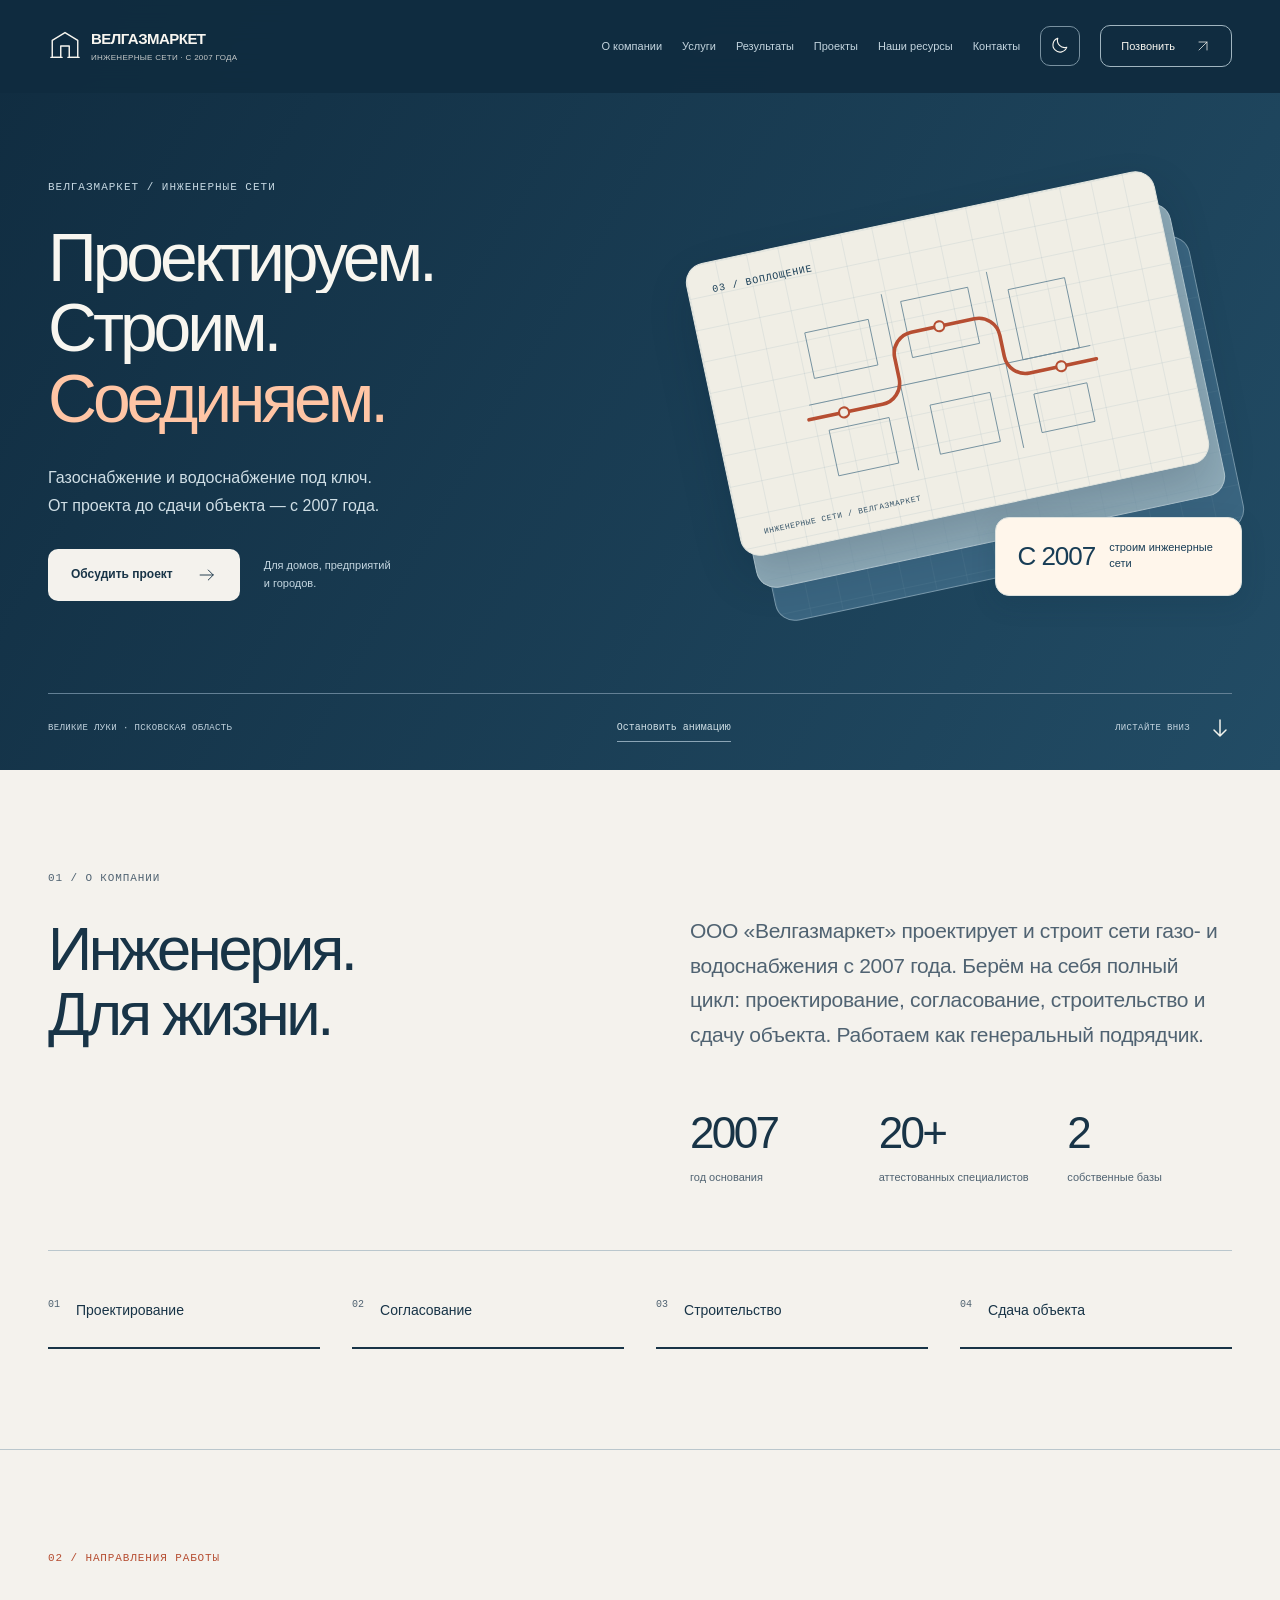
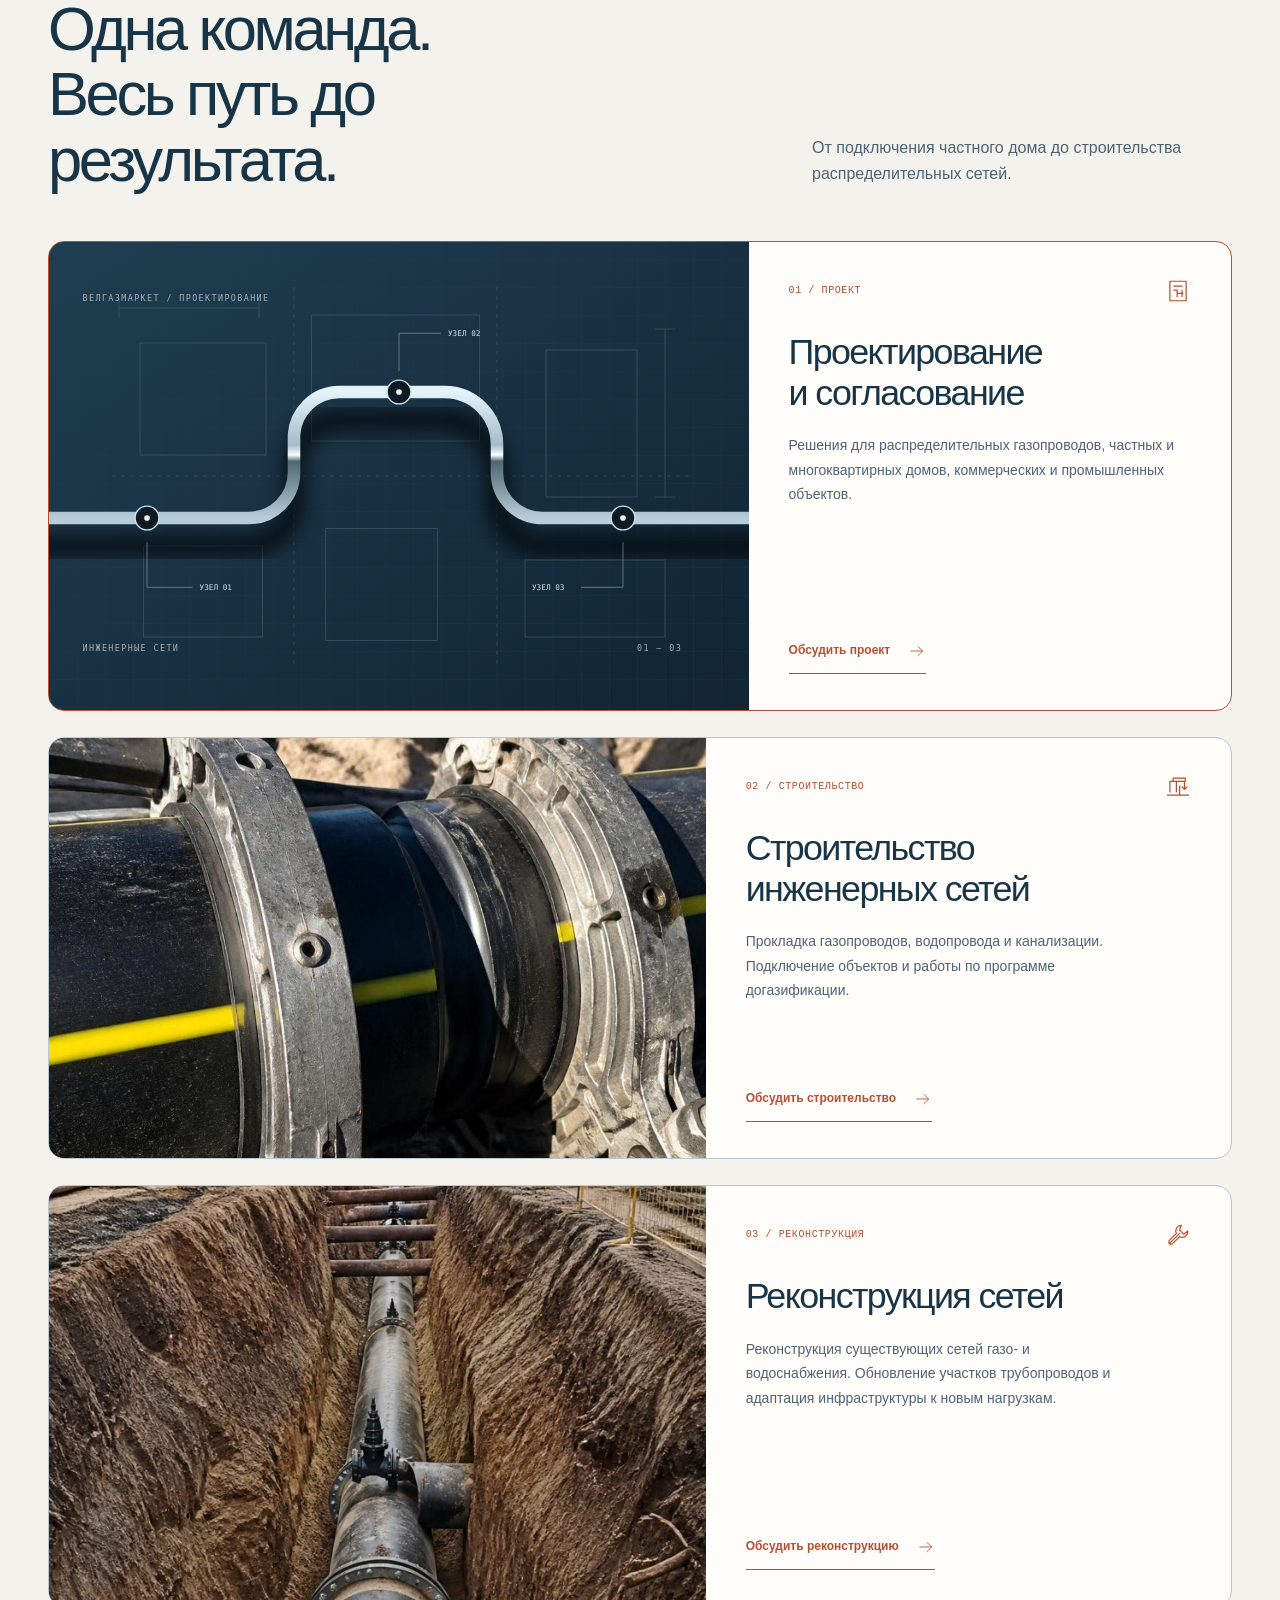
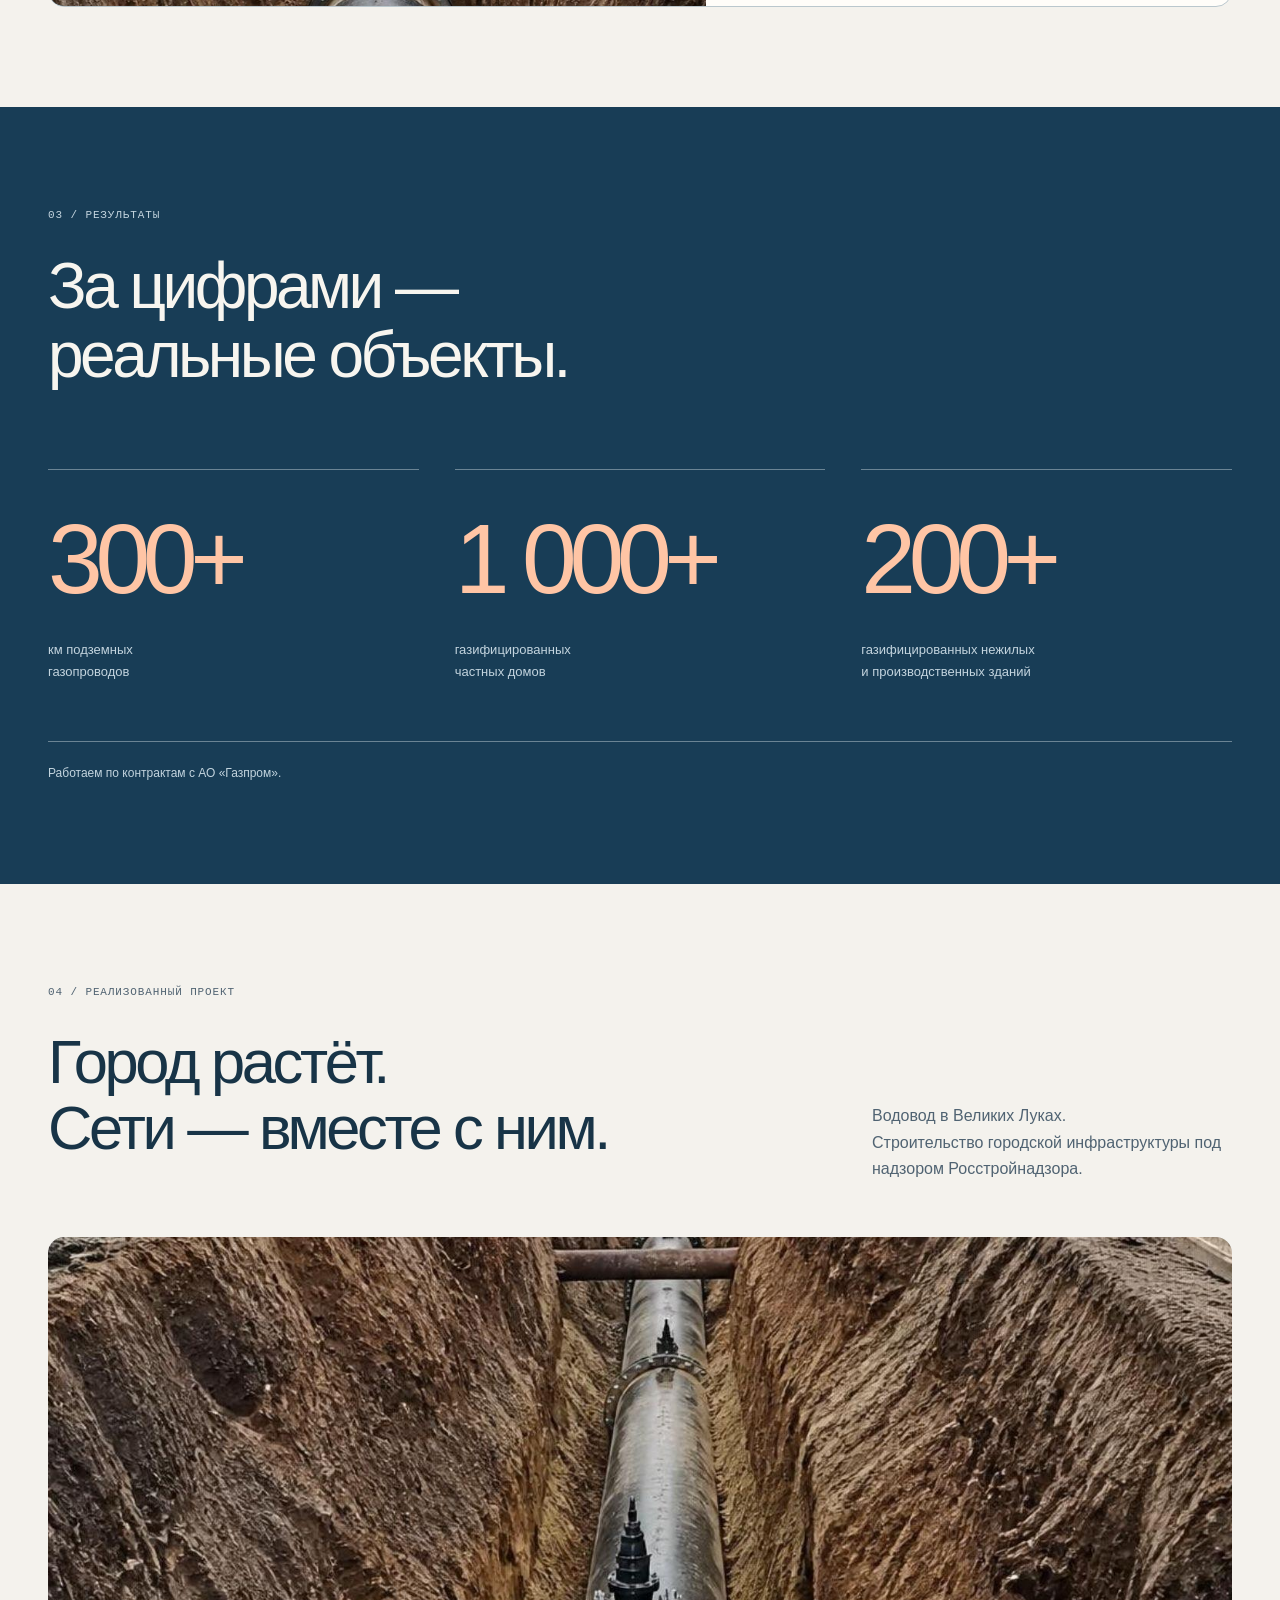
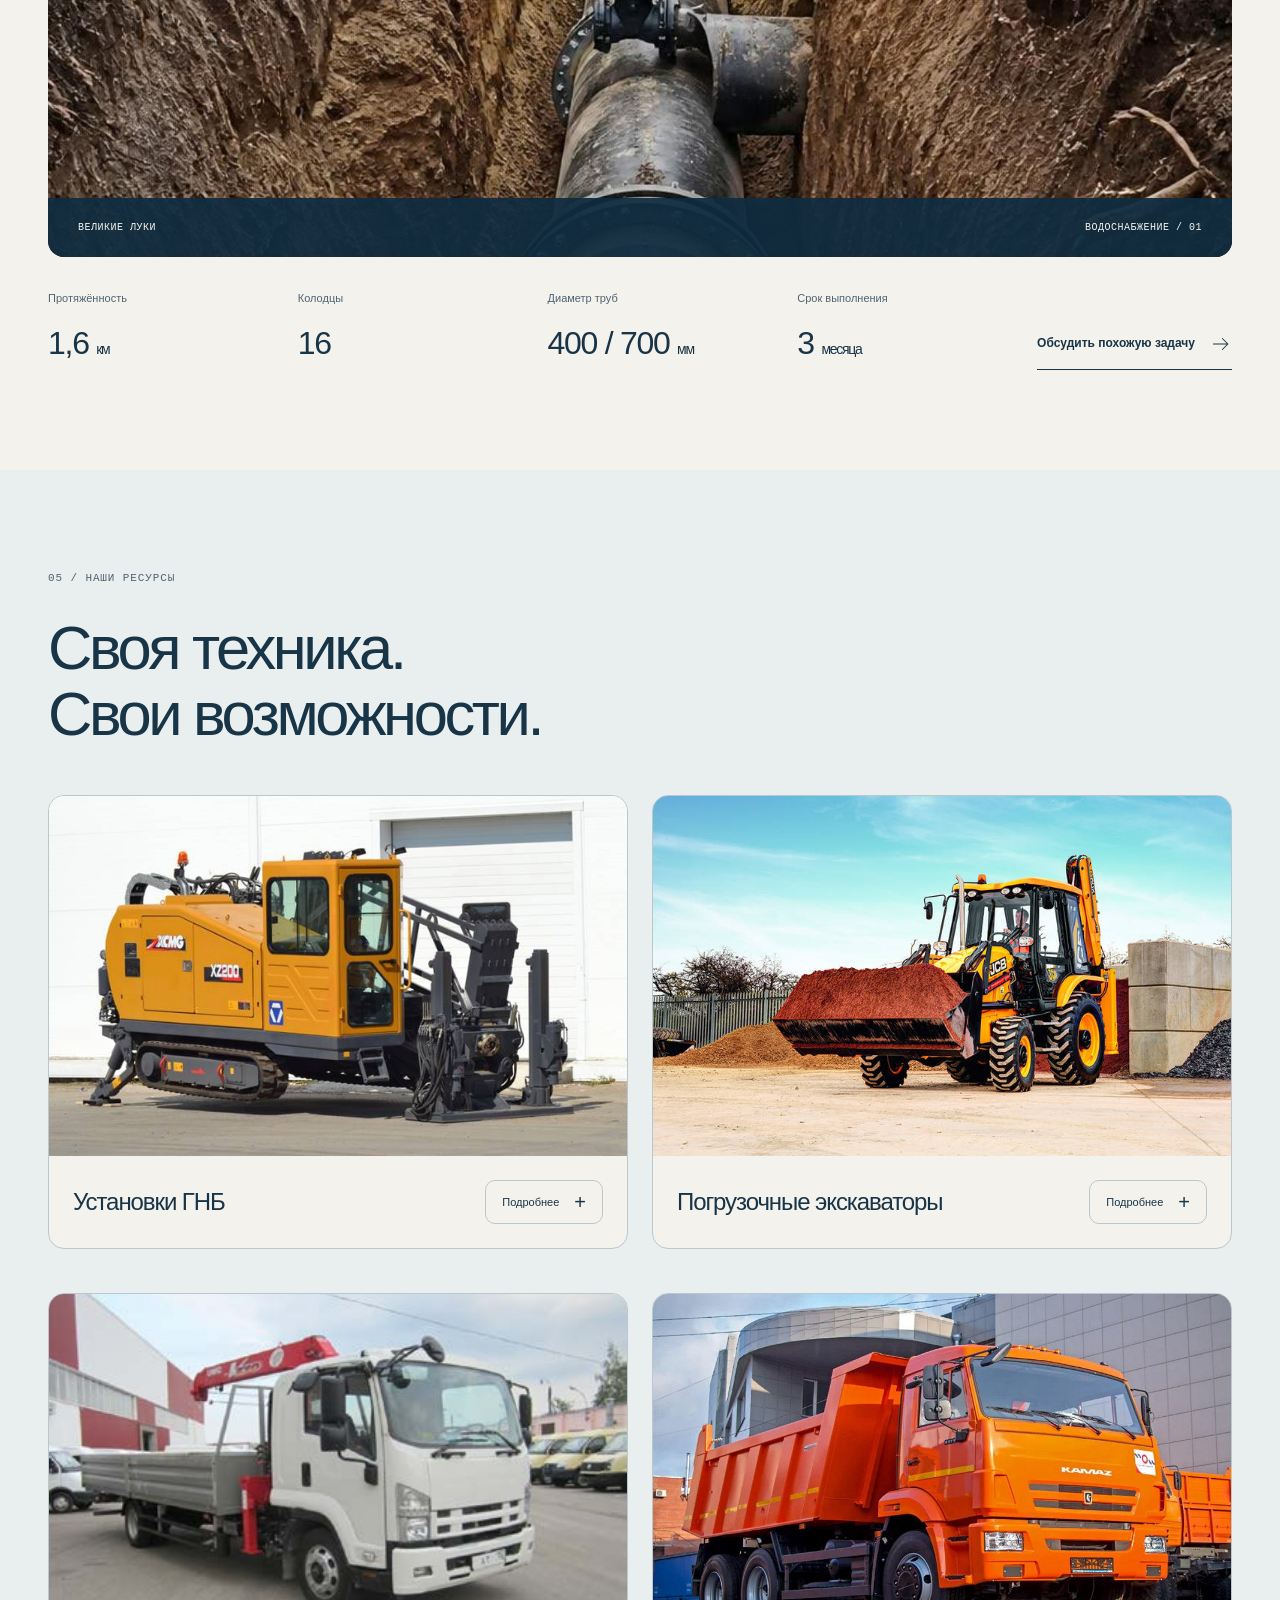
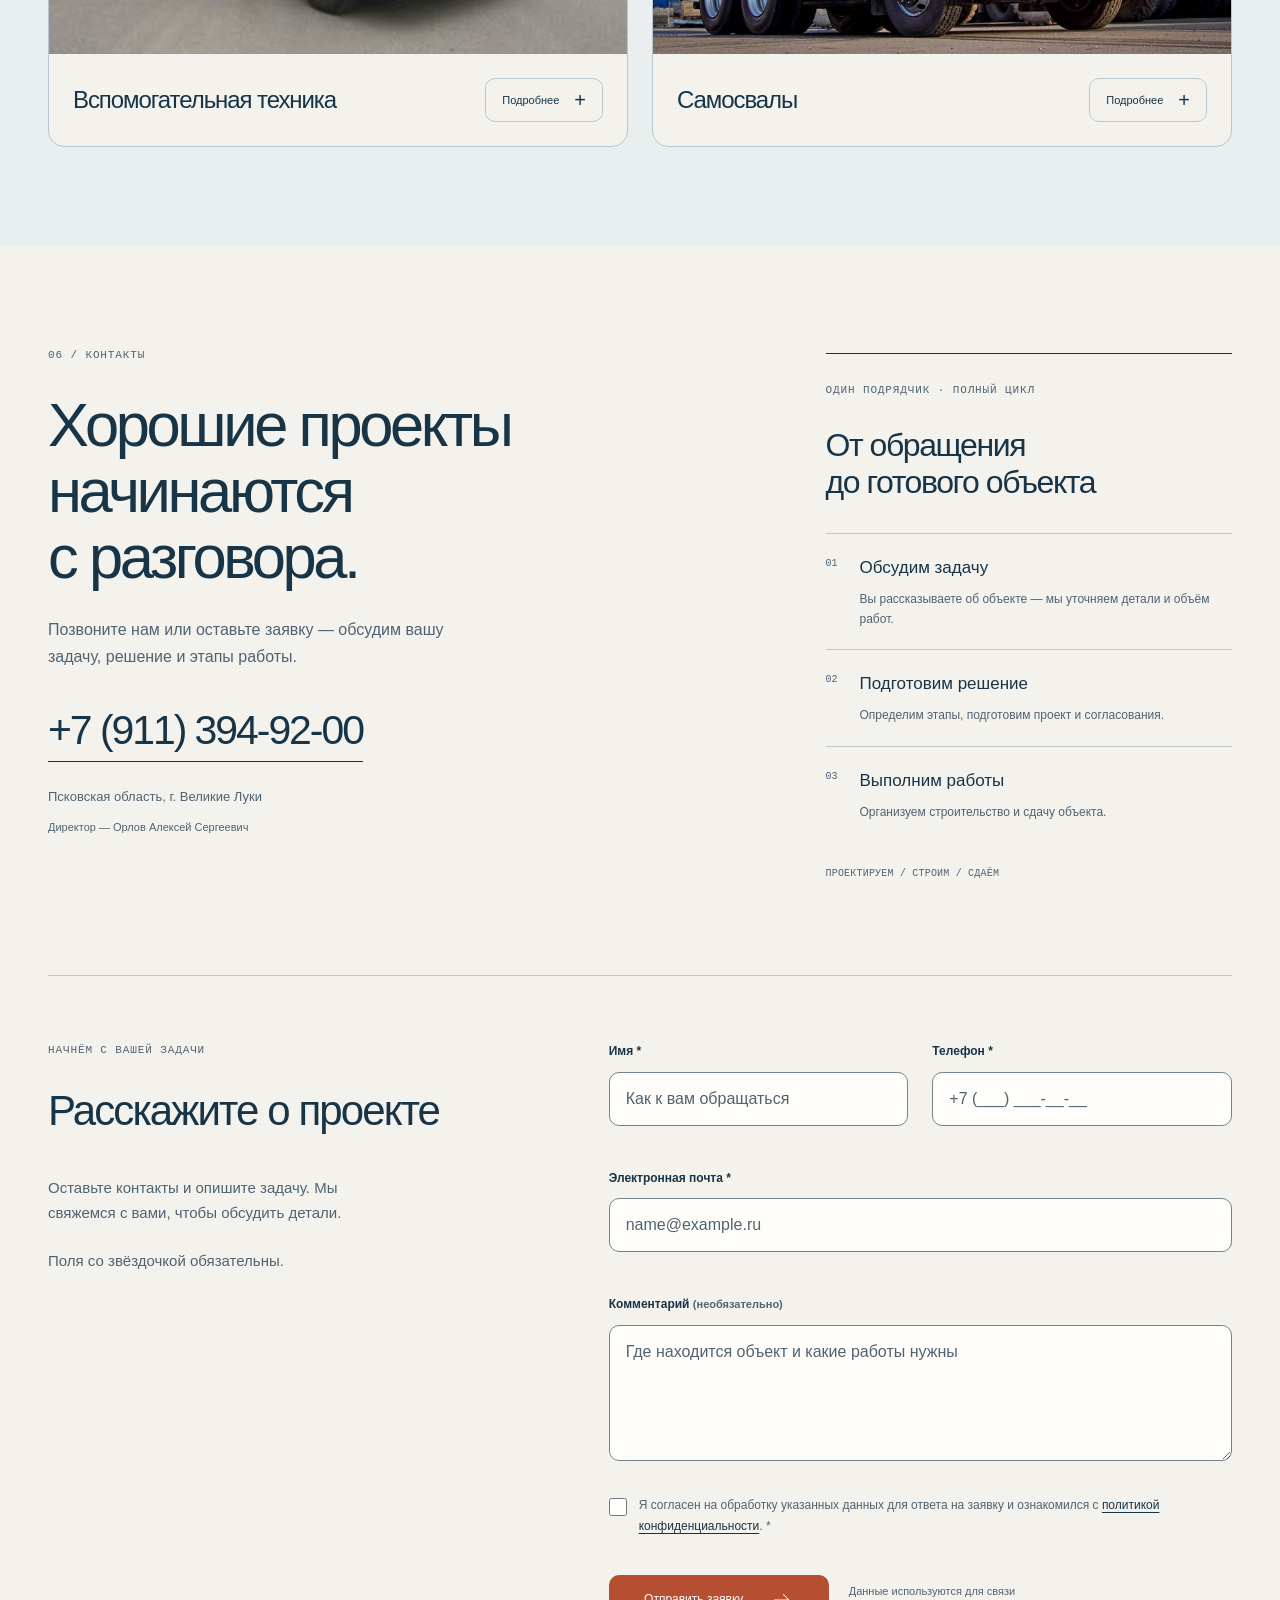
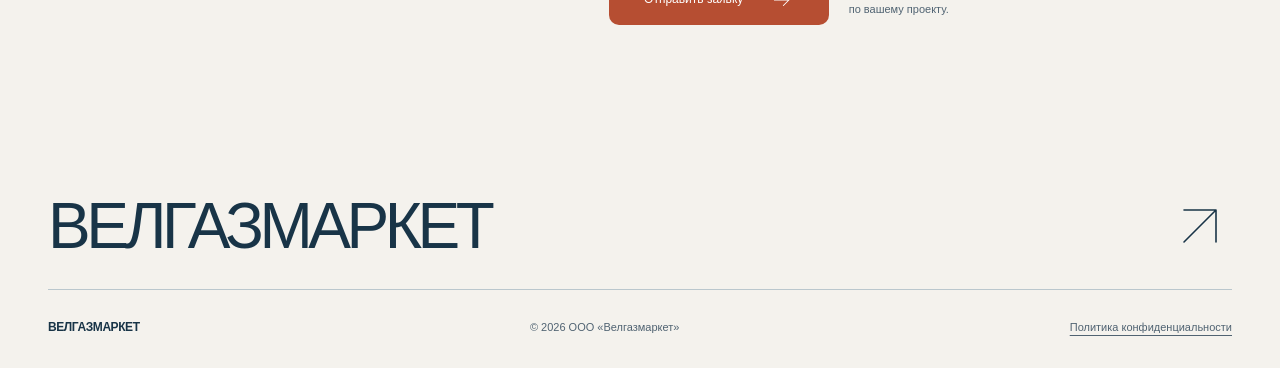
<file: index.html>
<!doctype html>
<html lang="ru">
<head><meta charset="UTF-8"><meta name="viewport" content="width=device-width,initial-scale=1"><meta name="theme-color" content="#102c40"><meta name="description" content="ООО «Велгазмаркет»: проектирование и строительство сетей газо- и водоснабжения в Великих Луках. Работаем с 2007 года."><title>Велгазмаркет — газоснабжение и водоснабжение под ключ</title><link rel="icon" href="assets/favicon.svg" type="image/svg+xml"><script src="theme.js"></script><link rel="stylesheet" href="style.css"><script src="script.js" defer></script></head>
<body>
<a class="skip" href="#main">Перейти к содержанию</a>
<svg class="svg-library" xmlns="http://www.w3.org/2000/svg" aria-hidden="true"><defs>
<symbol id="pipe" viewBox="0 0 48 48"><path d="M6 40V16L24 5l18 11v24H30V24H18v16z"/><path d="M4 40h16m8 0h16"/></symbol>
<symbol id="plan" viewBox="0 0 32 32"><path d="M6 4h20v24H6zM11 10h10M11 15h4v8m0-4h7M21 15v8"/></symbol>
<symbol id="build" viewBox="0 0 32 32"><path d="M3 26h26M6 22V9h8v13M10 9V5h15v4H10m14 0v10m-3-3 3 3 3-3M18 26V15"/></symbol>
<symbol id="repair" viewBox="0 0 32 32"><path d="m5 27 13-13M20 4a7 7 0 0 0-6 10l-9 9a3 3 0 0 0 4 4l9-9a7 7 0 0 0 10-7l-5 4-5-5z"/></symbol>
<symbol id="base" viewBox="0 0 32 32"><path d="M3 27V12L16 4l13 8v15zM11 27V16h10v11M3 12h26"/></symbol>
<symbol id="arrow" viewBox="0 0 32 32"><path d="M5 16h21M18 8l8 8-8 8"/></symbol>
</defs></svg>
<header class="header" id="header"><div class="container header-inner"><a class="brand" href="#home" aria-label="Велгазмаркет — на главную"><svg aria-hidden="true"><use href="#pipe"/></svg><span>ВЕЛГАЗМАРКЕТ<small>ИНЖЕНЕРНЫЕ СЕТИ · С 2007 ГОДА</small></span></a><button class="theme-toggle" type="button" aria-label="Включить светлую тему" title="Включить светлую тему"><span aria-hidden="true">☀</span></button><button class="menu-toggle" type="button" aria-expanded="false" aria-controls="navigation" aria-label="Открыть меню"><span></span><span></span></button><nav id="navigation" aria-label="Главная навигация"><a href="#about">О компании</a><a href="#services">Услуги</a><a href="#results">Результаты</a><a href="#project">Проекты</a><a href="#advantages">Наши ресурсы</a><a href="#contacts">Контакты</a><a class="nav-phone" href="tel:+79113949200">Позвонить: +7 (911) 394-92-00</a></nav><a class="header-call" href="tel:+79113949200">Позвонить <svg class="link-arrow" viewBox="0 0 32 32" aria-hidden="true"><path d="M8 24 24 8M8 8h16v16"/></svg></a></div></header>
<main id="main">
<section class="hero" id="home">
  <div class="hero-sticky">
    <div class="light-art" aria-hidden="true">
      <div class="art-stack">
        <div class="art-panel art-panel--back"><span class="art-panel-label">01 / ИДЕЯ</span></div>
        <div class="art-panel art-panel--middle"><span class="art-panel-label">02 / РЕШЕНИЕ</span></div>
        <div class="art-panel art-panel--front">
          <span class="art-panel-label">03 / ВОПЛОЩЕНИЕ</span>
          <svg class="plan-art" viewBox="0 0 440 290">
            <g class="plan-blocks"><path d="M35 50h90v65H35zM175 35h95v80h-95zM325 50h80v100h-80zM40 190h85v65H40zM185 185h85v70h-85zM330 200h75v55h-75z"/><path d="M150 20v250M300 20v250M20 150h400"/></g>
            <path class="plan-route" d="M15 170h105a30 30 0 0 0 30-30v-30a30 30 0 0 1 30-30h90a30 30 0 0 1 30 30v30a30 30 0 0 0 30 30h95"/>
            <g class="plan-nodes"><circle cx="65" cy="170" r="7"/><circle cx="220" cy="80" r="7"/><circle cx="375" cy="170" r="7"/></g>
          </svg>
          <span class="art-panel-footer">ИНЖЕНЕРНЫЕ СЕТИ / ВЕЛГАЗМАРКЕТ</span>
        </div>
      </div>
      <div class="art-note"><strong>С 2007</strong><span>строим инженерные сети</span></div>
    </div>
    <div class="container hero-layout">
      <div class="hero-copy">
        <p class="eyebrow">ВЕЛГАЗМАРКЕТ / ИНЖЕНЕРНЫЕ СЕТИ</p>
        <h1><span class="hero-line"><span>Проектируем.</span></span><span class="hero-line"><span>Строим.</span></span><span class="hero-line"><span>Соединяем.</span></span></h1>
        <p class="hero-description">Газоснабжение и водоснабжение под ключ.<br>От проекта до сдачи объекта — с 2007 года.</p>
        <div class="hero-actions"><a class="button hero-consult" href="#contacts">Обсудить проект <svg aria-hidden="true"><use href="#arrow"/></svg></a><span class="hero-note">Для домов, предприятий<br>и городов.</span></div>
      </div>
      <div class="hero-bottom"><span>ВЕЛИКИЕ ЛУКИ · ПСКОВСКАЯ ОБЛАСТЬ</span><button class="motion-toggle" type="button" aria-pressed="false" hidden>Остановить анимацию</button><a class="scroll-cue" href="#about" aria-label="Перейти к разделу о компании"><span>ЛИСТАЙТЕ ВНИЗ</span><svg viewBox="0 0 24 24" aria-hidden="true"><path d="M12 4v16m-6-6 6 6 6-6"/></svg></a></div>
    </div>
  </div>
</section>
<section class="section" id="about"><div class="container"><div class="section-heading reveal"><p class="eyebrow">01 / О КОМПАНИИ</p><h2>Инженерия.<br>Для жизни.</h2></div><div class="about-grid"><p class="lead reveal">ООО «Велгазмаркет» проектирует и строит сети газо- и водоснабжения с 2007 года. Берём на себя полный цикл: проектирование, согласование, строительство и сдачу объекта. Работаем как генеральный подрядчик.</p><div class="about-stats reveal"><div><strong>2007</strong><span>год основания</span></div><div><strong>20+</strong><span>аттестованных специалистов</span></div><div><strong>2</strong><span>собственные базы</span></div></div></div><ol class="steps reveal"><li><span>01</span>Проектирование<span class="step-bar" aria-hidden="true"><i></i></span></li><li><span>02</span>Согласование<span class="step-bar" aria-hidden="true"><i></i></span></li><li><span>03</span>Строительство<span class="step-bar" aria-hidden="true"><i></i></span></li><li><span>04</span>Сдача объекта<span class="step-bar" aria-hidden="true"><i></i></span></li></ol></div></section>
<section class="section services" id="services"><div class="container">
  <div class="section-heading reveal"><p class="eyebrow">02 / НАПРАВЛЕНИЯ РАБОТЫ</p><h2>Одна команда.<br>Весь путь до результата.</h2><p>От подключения частного дома до строительства распределительных сетей.</p></div>
  <div class="service-grid work-stack">
    <article class="service-card work-panel reveal">
      <div class="work-visual"><img src="assets/network-plan.svg" alt="Схематичный план инженерной сети" width="1000" height="700" loading="lazy"></div>
      <div class="work-copy"><div class="card-top"><span>01 / ПРОЕКТ</span><svg aria-hidden="true"><use href="#plan"/></svg></div><h3>Проектирование<br>и согласование</h3><p>Решения для распределительных газопроводов, частных и многоквартирных домов, коммерческих и промышленных объектов.</p><a class="text-link" href="#contacts">Обсудить проект <svg aria-hidden="true"><use href="#arrow"/></svg></a></div>
    </article>
    <article class="service-card work-panel reveal">
      <div class="work-visual"><img src="assets/hero.jpg" alt="Монтаж трубопровода при строительстве газопровода" width="1200" height="800" loading="lazy"></div>
      <div class="work-copy"><div class="card-top"><span>02 / СТРОИТЕЛЬСТВО</span><svg aria-hidden="true"><use href="#build"/></svg></div><h3>Строительство<br>инженерных сетей</h3><p>Прокладка газопроводов, водопровода и канализации. Подключение объектов и работы по программе догазификации.</p><a class="text-link" href="#contacts">Обсудить строительство <svg aria-hidden="true"><use href="#arrow"/></svg></a></div>
    </article>
    <article class="service-card work-panel reveal">
      <div class="work-visual"><img src="assets/project.jpg" alt="Трубопровод в подготовленной траншее" width="900" height="1200" loading="lazy"></div>
      <div class="work-copy"><div class="card-top"><span>03 / РЕКОНСТРУКЦИЯ</span><svg aria-hidden="true"><use href="#repair"/></svg></div><h3>Реконструкция сетей</h3><p>Реконструкция существующих сетей газо- и водоснабжения. Обновление участков трубопроводов и адаптация инфраструктуры к новым нагрузкам.</p><a class="text-link" href="#contacts">Обсудить реконструкцию <svg aria-hidden="true"><use href="#arrow"/></svg></a></div>
    </article>
  </div>
</div></section>
<section class="section results" id="results"><div class="container"><div class="section-heading reveal"><p class="eyebrow">03 / РЕЗУЛЬТАТЫ</p><h2>За цифрами —<br>реальные объекты.</h2></div><div class="results-grid"><div class="reveal"><strong><span data-count="300">300</span>+</strong><p>км подземных<br>газопроводов</p></div><div class="reveal"><strong><span data-count="1000">1 000</span>+</strong><p>газифицированных<br>частных домов</p></div><div class="reveal"><strong><span data-count="200">200</span>+</strong><p>газифицированных нежилых<br>и производственных зданий</p></div></div><p class="contract reveal">Работаем по контрактам с АО «Газпром».</p></div></section>
<section class="section project" id="project"><div class="container">
  <div class="project-heading"><div class="section-heading reveal"><p class="eyebrow">04 / РЕАЛИЗОВАННЫЙ ПРОЕКТ</p><h2>Город растёт.<br>Сети — вместе с ним.</h2></div><p class="lead reveal">Водовод в Великих Луках.<br>Строительство городской инфраструктуры под надзором Росстройнадзора.</p></div>
  <figure class="project-photo reveal"><img src="assets/project.jpg" alt="Монтаж трубопровода городского водовода" loading="lazy" width="900" height="1200"><figcaption><span>ВЕЛИКИЕ ЛУКИ</span><span>ВОДОСНАБЖЕНИЕ / 01</span></figcaption></figure>
  <div class="project-bottom reveal"><dl class="project-specs"><div><dt>Протяжённость</dt><dd>1,6 <small>км</small></dd></div><div><dt>Колодцы</dt><dd>16</dd></div><div><dt>Диаметр труб</dt><dd>400 / 700 <small>мм</small></dd></div><div><dt>Срок выполнения</dt><dd>3 <small>месяца</small></dd></div></dl><a class="text-link" href="#contacts">Обсудить похожую задачу <svg aria-hidden="true"><use href="#arrow"/></svg></a></div>
</div></section>
<section class="section" id="advantages"><div class="container"><div class="section-heading reveal"><p class="eyebrow">05 / НАШИ РЕСУРСЫ</p><h2>Своя техника.<br>Свои возможности.</h2></div><div class="advantages-grid"><div class="equipment-catalog">
<article class="machine-card reveal"><img src="assets/drilling.jpg" alt="Установка горизонтально-направленного бурения (ГНБ)" loading="lazy" width="900" height="650"><div class="machine-heading"><h3>Установки ГНБ</h3><button class="machine-toggle" type="button" aria-expanded="false" aria-controls="drilling-details">Подробнее <span aria-hidden="true">+</span></button></div><div class="machine-details" id="drilling-details" inert><div class="machine-overflow"><div class="machine-copy"><p class="eyebrow">ТЕХНИКА В ПАРКЕ КОМПАНИИ</p><ul><li>Установка горизонтально-направленного бурения (ГНБ) — 3 ед.</li></ul><p>Установки горизонтально-направленного бурения для прокладки инженерных сетей.</p></div></div></div></article>
<article class="machine-card reveal"><img src="assets/equipment.jpg" alt="Погрузочные экскаваторы: экскаватор-погрузчик" loading="lazy" width="900" height="650"><div class="machine-heading"><h3>Погрузочные экскаваторы</h3><button class="machine-toggle" type="button" aria-expanded="false" aria-controls="excavator-details">Подробнее <span aria-hidden="true">+</span></button></div><div class="machine-details" id="excavator-details" inert><div class="machine-overflow"><div class="machine-copy"><p class="eyebrow">ТЕХНИКА В ПАРКЕ КОМПАНИИ</p><ul><li>Экскаватор-погрузчик — 4 ед.</li><li>Мини-экскаватор — 1 ед.</li></ul><p>Погрузочные экскаваторы для земляных и погрузочных работ при строительстве и реконструкции сетей.</p></div></div></div></article>
<article class="machine-card reveal"><img src="assets/isuzu.jpg" alt="Кран-манипулятор на шасси" loading="lazy" width="900" height="650"><div class="machine-heading"><h3>Вспомогательная техника</h3><button class="machine-toggle" type="button" aria-expanded="false" aria-controls="transport-details">Подробнее <span aria-hidden="true">+</span></button></div><div class="machine-details" id="transport-details" inert><div class="machine-overflow"><div class="machine-copy"><p class="eyebrow">ТЕХНИКА В ПАРКЕ КОМПАНИИ</p><ul><li>Кран-манипулятор на шасси</li><li>Илосос</li><li>Фургон</li><li>Трал</li></ul><p>Транспорт и спецтехника для доставки оборудования и обеспечения строительных работ.</p></div></div></div></article><article class="machine-card reveal"><img src="assets/kamaz.jpg" alt="Самосвал для перевозки строительных материалов" loading="lazy" width="900" height="650"><div class="machine-heading"><h3>Самосвалы</h3><button class="machine-toggle" type="button" aria-expanded="false" aria-controls="truck-details">Подробнее <span aria-hidden="true">+</span></button></div><div class="machine-details" id="truck-details" inert><div class="machine-overflow"><div class="machine-copy"><p class="eyebrow">ТЕХНИКА В ПАРКЕ КОМПАНИИ</p><ul><li>Самосвал</li></ul><p>Грузовая техника для перевозки материалов и обеспечения строительных работ.</p></div></div></div></article></div></div></div></section>
<section class="section contacts" id="contacts"><div class="container contact-phone-only"><div class="reveal"><p class="eyebrow">06 / КОНТАКТЫ</p><h2>Хорошие проекты<br>начинаются<br>с разговора.</h2><p class="lead">Позвоните нам или оставьте заявку — обсудим вашу задачу, решение и этапы работы.</p><a class="contact-phone" href="tel:+79113949200">+7 (911) 394-92-00</a><address>Псковская область, г. Великие Луки<br><span>Директор — Орлов Алексей Сергеевич</span></address></div><aside class="contact-route reveal" aria-labelledby="route-title"><p class="eyebrow">ОДИН ПОДРЯДЧИК · ПОЛНЫЙ ЦИКЛ</p><h3 id="route-title">От обращения<br>до готового объекта</h3><ol><li><span class="route-number" aria-hidden="true">01</span><div><strong>Обсудим задачу</strong><p>Вы рассказываете об объекте — мы уточняем детали и объём работ.</p></div></li><li><span class="route-number" aria-hidden="true">02</span><div><strong>Подготовим решение</strong><p>Определим этапы, подготовим проект и согласования.</p></div></li><li><span class="route-number" aria-hidden="true">03</span><div><strong>Выполним работы</strong><p>Организуем строительство и сдачу объекта.</p></div></li></ol><p class="route-footer">ПРОЕКТИРУЕМ / СТРОИМ / СДАЁМ</p></aside></div>
<div class="container contact-form-layout">
  <div class="contact-form-intro reveal">
    <p class="eyebrow">НАЧНЁМ С ВАШЕЙ ЗАДАЧИ</p>
    <h3 id="contact-form-title">Расскажите о проекте</h3>
    <p id="contact-form-description">Оставьте контакты и опишите задачу. Мы свяжемся с вами, чтобы обсудить детали.</p>
    <p class="form-note">Поля со звёздочкой обязательны.</p>
  </div>
  <form id="contact-form" class="contact-form reveal" method="post" data-state="idle" aria-labelledby="contact-form-title" aria-describedby="contact-form-description">
    <div class="form-grid">
      <div class="form-field">
        <label for="contact-name">Имя <span aria-hidden="true">*</span></label>
        <input id="contact-name" name="name" type="text" autocomplete="name" maxlength="100" required aria-describedby="name-error" placeholder="Как к вам обращаться">
        <small id="name-error" class="field-error"></small>
      </div>
      <div class="form-field">
        <label for="contact-phone">Телефон <span aria-hidden="true">*</span></label>
        <input id="contact-phone" name="phone" type="tel" autocomplete="tel" inputmode="tel" maxlength="40" required aria-describedby="phone-error" placeholder="+7 (___) ___-__-__">
        <small id="phone-error" class="field-error"></small>
      </div>
      <div class="form-field form-field--full">
        <label for="contact-email">Электронная почта <span aria-hidden="true">*</span></label>
        <input id="contact-email" name="email" type="email" autocomplete="email" maxlength="254" required aria-describedby="email-error" placeholder="name@example.ru">
        <small id="email-error" class="field-error"></small>
      </div>
      <div class="form-field form-field--full">
        <label for="contact-comment">Комментарий <span class="form-note">(необязательно)</span></label>
        <textarea id="contact-comment" name="message" rows="4" maxlength="3000" aria-describedby="comment-error" placeholder="Где находится объект и какие работы нужны"></textarea>
        <small id="comment-error" class="field-error"></small>
      </div>
    </div>
    <div class="form-honeypot" aria-hidden="true">
      <label for="contact-website">Оставьте это поле пустым</label>
      <input id="contact-website" name="_gotcha" type="text" autocomplete="off" tabindex="-1">
    </div>
    <div class="form-consent">
      <input id="contact-consent" name="consent" type="checkbox" required aria-describedby="consent-error">
      <label for="contact-consent">Я согласен на обработку указанных данных для ответа на заявку и ознакомился с <a href="privacy.html">политикой конфиденциальности</a>. <span aria-hidden="true">*</span></label>
    </div>
    <small id="consent-error" class="field-error"></small>
    <div class="form-actions">
      <button class="button form-submit" type="submit" disabled><span class="submit-label">Отправить заявку</span><svg aria-hidden="true"><use href="#arrow"/></svg></button>
      <p class="form-note">Данные используются для связи по вашему проекту.</p>
    </div>
    <p id="form-status" class="form-status" role="status" aria-live="polite" aria-atomic="true"></p>
    <noscript><p>Для отправки формы включите JavaScript или позвоните: <a href="tel:+79113949200">+7 (911) 394-92-00</a>.</p></noscript>
  </form>
</div>
</section>
</main><footer><div class="container footer-wordmark" aria-hidden="true">ВЕЛГАЗМАРКЕТ<svg viewBox="0 0 32 32" aria-hidden="true"><path d="M8 24 24 8M8 8h16v16"/></svg></div><div class="container footer-inner"><a class="brand" href="#home">ВЕЛГАЗМАРКЕТ</a><span>© <span id="year">2026</span> ООО «Велгазмаркет»</span><a href="privacy.html">Политика конфиденциальности</a></div></footer><button class="back-top" type="button" aria-label="Наверх" hidden>↑</button>
</body></html>
</file>
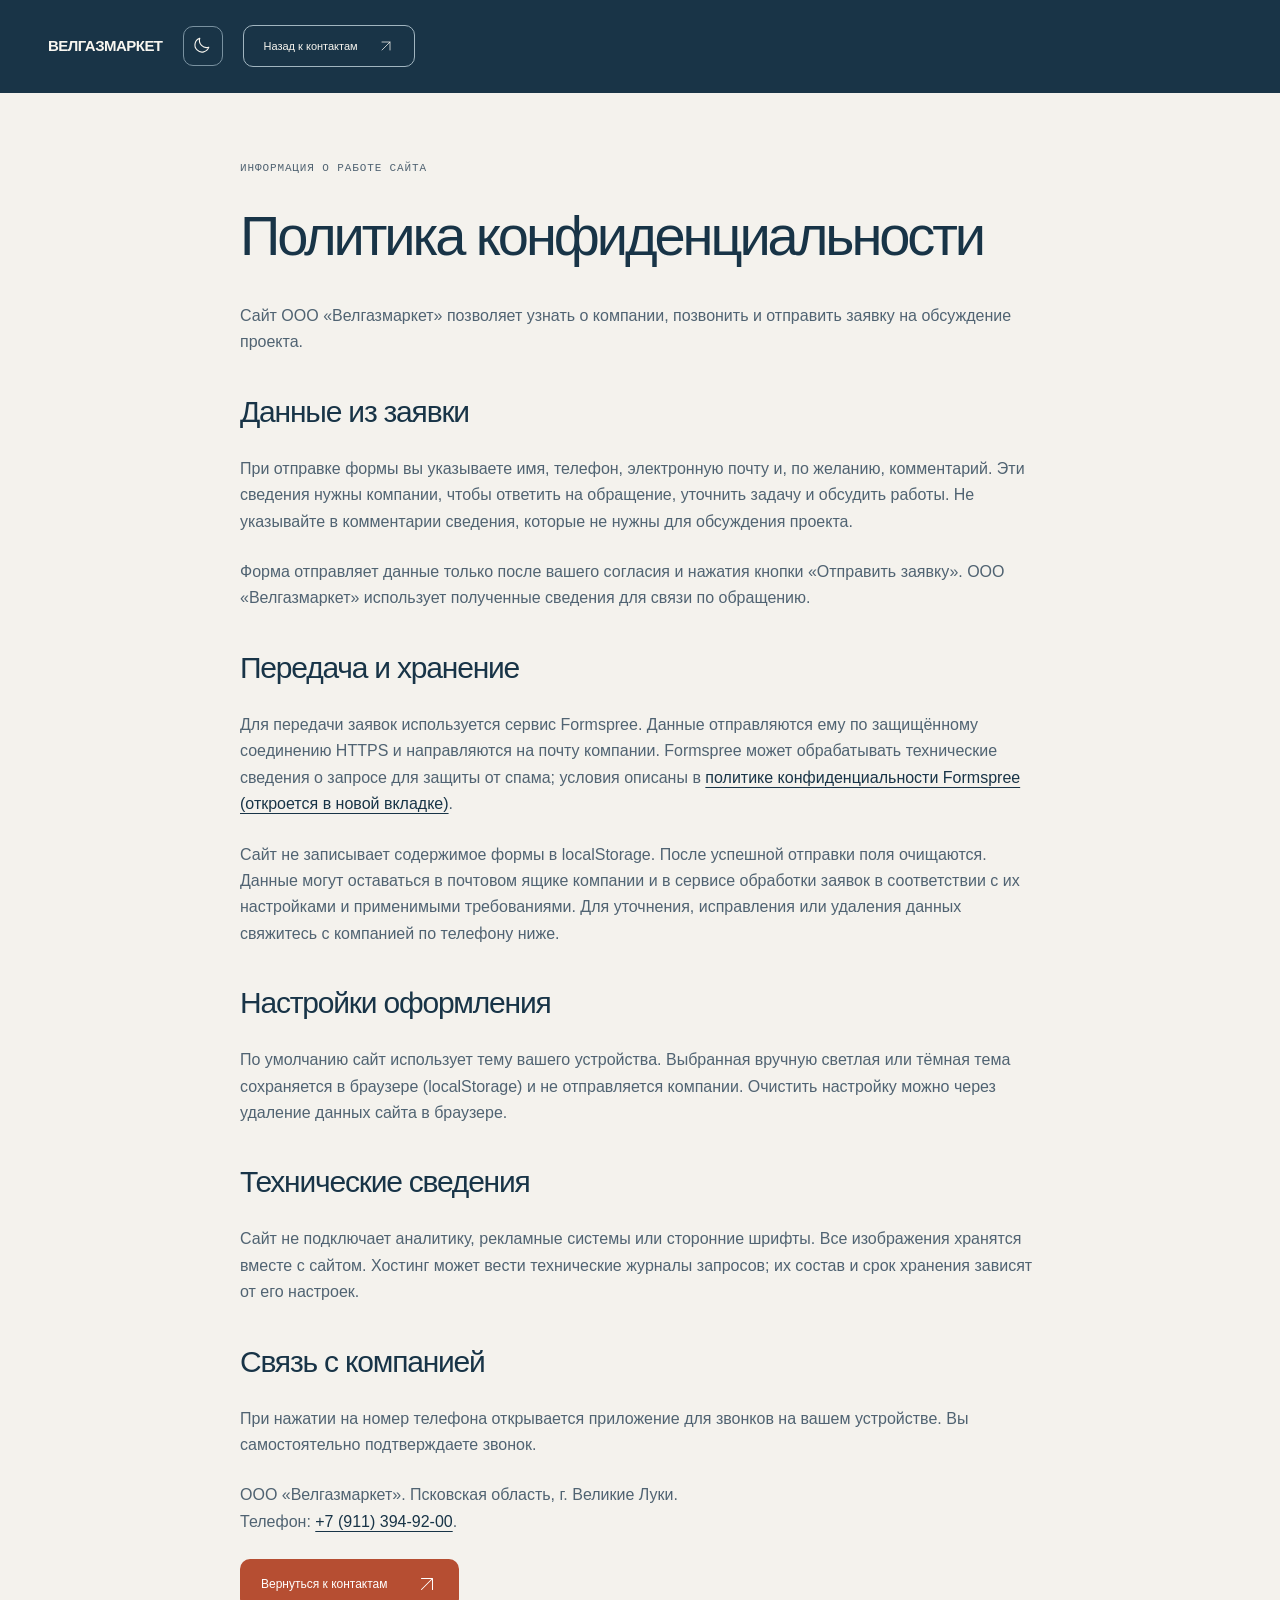
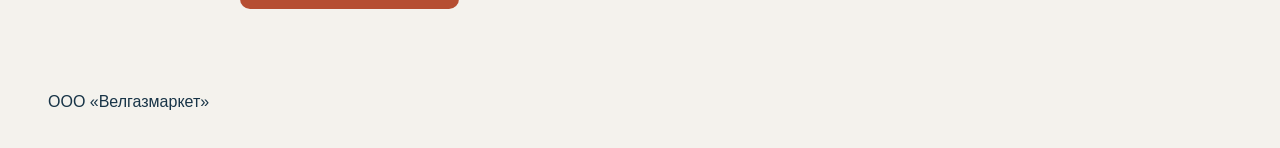
<file: privacy.html>
<!doctype html>
<html lang="ru">
<head>
  <meta charset="UTF-8">
  <meta name="viewport" content="width=device-width,initial-scale=1">
  <meta name="theme-color" content="#102c40">
  <meta name="description" content="Как ООО «Велгазмаркет» использует данные из формы заявки и сохраняет настройки оформления сайта.">
  <title>Политика конфиденциальности — Велгазмаркет</title>
  <script src="theme.js"></script>
  <link rel="stylesheet" href="style.css">
  <link rel="icon" href="assets/favicon.svg" type="image/svg+xml">
</head>
<body>
  <a class="skip" href="#main">Перейти к содержанию</a>
  <header class="header"><div class="container header-inner">
    <a class="brand" href="index.html" aria-label="Велгазмаркет — на главную">ВЕЛГАЗМАРКЕТ</a>
    <button class="theme-toggle" type="button" aria-label="Включить тёмную тему" title="Включить тёмную тему"><span aria-hidden="true">☾</span></button>
    <a class="header-call" href="index.html#contacts">Назад к контактам <svg class="link-arrow" viewBox="0 0 32 32" aria-hidden="true"><path d="M8 24 24 8M8 8h16v16"/></svg></a>
  </div></header>
  <main class="container policy" id="main">
    <p class="eyebrow">ИНФОРМАЦИЯ О РАБОТЕ САЙТА</p>
    <h1>Политика конфиденциальности</h1>
    <p>Сайт ООО «Велгазмаркет» позволяет узнать о компании, позвонить и отправить заявку на обсуждение проекта.</p>
    <h2>Данные из заявки</h2>
    <p>При отправке формы вы указываете имя, телефон, электронную почту и, по желанию, комментарий. Эти сведения нужны компании, чтобы ответить на обращение, уточнить задачу и обсудить работы. Не указывайте в комментарии сведения, которые не нужны для обсуждения проекта.</p>
    <p>Форма отправляет данные только после вашего согласия и нажатия кнопки «Отправить заявку». ООО «Велгазмаркет» использует полученные сведения для связи по обращению.</p>
    <h2>Передача и хранение</h2>
    <p>Для передачи заявок используется сервис Formspree. Данные отправляются ему по защищённому соединению HTTPS и направляются на почту компании. Formspree может обрабатывать технические сведения о запросе для защиты от спама; условия описаны в <a href="https://formspree.io/legal/privacy-policy/" target="_blank" rel="noopener noreferrer">политике конфиденциальности Formspree (откроется в новой вкладке)</a>.</p>
    <p>Сайт не записывает содержимое формы в localStorage. После успешной отправки поля очищаются. Данные могут оставаться в почтовом ящике компании и в сервисе обработки заявок в соответствии с их настройками и применимыми требованиями. Для уточнения, исправления или удаления данных свяжитесь с компанией по телефону ниже.</p>
    <h2>Настройки оформления</h2>
    <p>По умолчанию сайт использует тему вашего устройства. Выбранная вручную светлая или тёмная тема сохраняется в браузере (localStorage) и не отправляется компании. Очистить настройку можно через удаление данных сайта в браузере.</p>
    <h2>Технические сведения</h2>
    <p>Сайт не подключает аналитику, рекламные системы или сторонние шрифты. Все изображения хранятся вместе с сайтом. Хостинг может вести технические журналы запросов; их состав и срок хранения зависят от его настроек.</p>
    <h2>Связь с компанией</h2>
    <p>При нажатии на номер телефона открывается приложение для звонков на вашем устройстве. Вы самостоятельно подтверждаете звонок.</p>
    <p>ООО «Велгазмаркет». Псковская область, г. Великие Луки.<br>Телефон: <a href="tel:+79113949200">+7 (911) 394-92-00</a>.</p>
    <a class="button" href="index.html#contacts">Вернуться к контактам <svg class="link-arrow" viewBox="0 0 32 32" aria-hidden="true"><path d="M8 24 24 8M8 8h16v16"/></svg></a>
  </main>
  <footer><div class="container">ООО «Велгазмаркет»</div></footer>
</body>
</html>
</file>
<file: style.css>
/* VGM / calm motion, warm surfaces and an engineering-blue palette. */
:root {
  color-scheme:light;
  --bg:#f4f2ed; --card:#fffdf9; --surface:#e9eeef; --text:#183447;
  --muted:#506372; --line:#bac7cd; --accent:#b64e32; --accent-hover:#963d27;
  --button-text:#ffffff; --field:#fffdf9; --field-line:#73848e;
  --strong-bg:#183d56; --strong-text:#f7f5ef; --strong-muted:#c3d4de; --strong-line:#6a8494;
  --error:#a22323; --success:#225f38; --radius:16px; --max:1320px;
  --ease:cubic-bezier(.22,.68,0,1.01);
}
[data-theme="dark"] {
  color-scheme:dark;
  --bg:#102432; --card:#1a3548; --surface:#142e40; --text:#f4f2ed;
  --muted:#bbcdd8; --line:#536f80; --field:#142c3c; --field-line:#8aa0ad;
  --accent:#ffb694; --accent-hover:#ffd0b9; --button-text:#183447;
  --strong-bg:#183d56; --strong-text:#f7f5ef; --strong-muted:#c3d4de; --strong-line:#6a8494;
  --error:#ffaaaa; --success:#a4e6b7;
}
*{box-sizing:border-box}
html{scroll-behavior:smooth;scroll-padding-top:108px}
body{margin:0;background:var(--bg);color:var(--text);font-family:Arial,Helvetica,sans-serif;line-height:1.65;-webkit-font-smoothing:antialiased}
a{color:inherit;text-decoration:none}button,input,textarea{font:inherit}button{cursor:pointer}
button:disabled{cursor:not-allowed}button:disabled{opacity:.65}
[hidden]{display:none!important}
:where(a,button,input,textarea):focus-visible{outline:3px solid var(--text);outline-offset:5px}
img{display:block;max-width:100%;object-fit:cover}svg{width:28px;height:28px;fill:none;stroke:currentColor;stroke-width:1.5;stroke-linecap:round;stroke-linejoin:round;flex-shrink:0}
.svg-library{position:absolute;width:0;height:0;overflow:hidden}
.container{width:min(var(--max),calc(100% - 96px));margin-inline:auto}
h1,h2,h3,p{margin-top:0}h1,h2,h3{font-weight:500;line-height:1.07;letter-spacing:-.055em}h1,h2{text-wrap:balance}
h2{font-size:clamp(38px,4.8vw,66px);margin-bottom:28px}h3{font-size:30px;letter-spacing:-.045em}p{margin-bottom:24px}
.section{padding:100px 0}.section-heading{margin-bottom:48px}.section-heading>p:last-child:not(.eyebrow){max-width:420px;color:var(--muted)}
.eyebrow{font-family:monospace;font-size:11px;line-height:1.6;letter-spacing:.08em;font-weight:500;margin-bottom:28px;color:var(--muted)}
.lead{font-size:19px;line-height:1.65;color:var(--muted)}
.skip{position:fixed;top:12px;left:12px;z-index:100;transform:translateY(-180%);background:var(--accent);color:var(--button-text);padding:10px 20px;border-radius:10px}.skip:focus{transform:none}
.header{position:fixed;inset:0 0 auto;z-index:50;background:#102c40f5;color:#f8f6f0;backdrop-filter:blur(18px);border-bottom:1px solid transparent;transition:border-color .3s}
.header.scrolled{border-color:#4e6b7d}.header-inner{min-height:92px;display:flex;align-items:center;gap:22px}
.brand{display:flex;align-items:center;gap:9px;font-size:15px;font-weight:800;line-height:1.2;letter-spacing:-.035em;white-space:nowrap}
.brand svg{width:34px;height:38px;stroke-width:2}.brand small{display:block;font-size:8px;font-weight:500;letter-spacing:.035em;color:inherit;opacity:.78;margin-top:5px}
.header nav{display:none}nav a{font-size:11px;color:#c4d5df;position:relative;padding:10px 0;white-space:nowrap;transition:color .2s}
nav a:after{content:"";position:absolute;bottom:3px;left:0;right:0;height:1px;background:currentColor;transform:scaleX(0);transform-origin:left;transition:transform .3s}
nav a.active,nav a:hover{color:#fff}nav a.active:after,nav a:hover:after{transform:scaleX(1)}
.header nav.open{display:flex;position:absolute;top:100%;left:0;right:0;flex-direction:column;padding:25px 32px;background:#102c40;border-bottom:1px solid #4e6b7d;max-height:calc(100svh - 92px);overflow:auto}
.header nav.open a{font-size:18px;padding:12px 0}.nav-phone{border-top:1px solid var(--line);margin-top:12px}
.theme-toggle,.menu-toggle{display:grid;place-content:center;flex:0 0 40px;width:40px;height:40px;padding:0;color:#f8f6f0;border:1px solid #7991a0;border-radius:10px;background:none;transition:transform .3s,background .3s}
.theme-toggle{margin-left:auto;font-size:23px}.theme-toggle span{line-height:1}.menu-toggle{gap:5px;border-color:transparent}.menu-toggle span{width:19px;height:1px;background:currentColor;transition:transform .3s}
.menu-toggle[aria-expanded=true] span:first-child{transform:translateY(3px) rotate(45deg)}.menu-toggle[aria-expanded=true] span:last-child{transform:translateY(-3px) rotate(-45deg)}
.header-call{display:flex;align-items:center;justify-content:center;gap:20px;font-size:11px;border:1px solid #a1b5c0;padding:10px 20px;border-radius:10px;min-height:42px;white-space:nowrap;transition:background .25s,color .25s}
.link-arrow{width:16px;height:16px}.button{display:inline-flex;justify-content:center;align-items:center;gap:28px;min-height:48px;padding:13px 20px;background:var(--accent);color:var(--button-text);border:1px solid transparent;border-radius:10px;font-size:12px;font-weight:500;line-height:1.4;transition:transform .3s var(--ease),background .3s}
.button svg{width:22px;height:22px;transition:transform .3s}.button-icon{display:grid;place-items:center;width:24px;height:24px;border:0}.hero-consult{padding:10px 11px 10px 26px}
.button:active:not(:disabled),.theme-toggle:active,.machine-toggle:active{transform:scale(.97)}
.text-link{display:inline-flex;align-items:center;gap:30px;padding:14px 0;border-bottom:1px solid currentColor;font-size:14px;font-weight:600}.text-link svg{width:22px;height:22px}
/* A lightweight stack of illustrated plans: CSS transforms, no 3D engine. */
.hero { position:relative; background:#183d56; color:#f8f6f0; }
.hero-sticky { position:relative; min-height:770px; overflow:hidden; background:linear-gradient(120deg,#102c40,#224c65); isolation:isolate; }
.hero-layout { position:relative; min-height:770px; display:flex; align-items:center; padding-top:145px; padding-bottom:135px; }
.hero-copy { position:relative; z-index:3; width:min(610px,49%); }
.hero-copy .eyebrow { color:#c5d7e1; font-size:11px; letter-spacing:.09em; margin-bottom:26px; }
.hero h1 { font-size:clamp(52px,5.3vw,78px); letter-spacing:-.06em; line-height:1.04; font-weight:500; margin-bottom:30px; }
.hero-line { display:block; }
.hero-line:last-child { color:#ffc5a5; }
.hero-description { max-width:390px; font-size:16px; line-height:1.7; color:#d0dfe6; margin-bottom:30px; }
.hero-actions { display:flex; align-items:center; gap:24px; }
.hero-note { max-width:170px; font-size:11px; color:#c5d7e1; line-height:1.6; }
.hero .button { background:#f4f2ed; color:#183447; font-size:12px; font-weight:600; min-height:52px; padding:14px 22px; border-radius:10px; gap:24px; }
.hero .button svg { width:20px; height:20px; }
.hero :where(a,button):focus-visible { outline-color:#ffc5a5; }
.light-art { position:absolute; z-index:1; top:140px; right:2%; width:min(48%,650px); height:490px; color:#183d56; }
.art-stack { position:absolute; inset:0; }
.art-panel { position:absolute; width:78%; height:61%; left:11%; top:15%; border:1px solid #9fbac9; border-radius:20px; transform:rotate(-12deg); overflow:hidden; }
.art-panel::before { content:""; position:absolute; inset:0; background-image:linear-gradient(#7697aa22 1px,transparent 1px),linear-gradient(90deg,#7697aa22 1px,transparent 1px); background-size:32px 32px; pointer-events:none; }
.art-panel--back { background:#3a6580; border-color:#7898ab; transform:translate(35px,65px) rotate(-12deg); }
.art-panel--middle { background:#91adba; border-color:#b6cbd4; transform:translate(16px,32px) rotate(-12deg); }
.art-panel--front { background:#f0eee5; border-color:#e2e5df; box-shadow:0 22px 45px #081f3433; }
.art-panel-label { position:absolute; z-index:2; top:22px; left:24px; font:10px monospace; letter-spacing:.08em; color:inherit; }
.art-panel--back .art-panel-label { color:#edf4f6; }
.art-panel--middle .art-panel-label { color:#153c53; }
.art-panel .plan-art { position:absolute; inset:18% 7% 12%; width:86%; height:70%; color:#285470; stroke-width:2; }
.plan-blocks { stroke:#6e8c9b; stroke-width:1.2; }
.plan-route { stroke:#b64e32; stroke-width:5; }
.plan-nodes { fill:#f0eee5; stroke:#b64e32; stroke-width:3; }
.art-panel-footer { position:absolute; bottom:18px; left:24px; font:8px monospace; letter-spacing:.07em; color:#38566a; }
.art-note { position:absolute; z-index:3; right:2%; bottom:7%; display:flex; align-items:center; gap:14px; padding:17px 22px; background:#fff6eb; border:1px solid #dce1de; border-radius:14px; color:#183d56; box-shadow:0 8px 24px #102c4026; }
.art-note strong { font-size:26px; font-weight:500; letter-spacing:-.04em; white-space:nowrap; }
.art-note span { max-width:110px; font-size:11px; line-height:1.45; }
.motion-ready:not(.motion-paused) .art-stack { animation:plan-float 5.5s ease-in-out infinite; }
.light-art[data-motion="paused"] * { animation-play-state:paused!important; }
@keyframes plan-float { 0%,100% { transform:translateY(0); } 50% { transform:translateY(-7px); } }
.hero-bottom { position:absolute; z-index:4; bottom:28px; left:0; right:0; display:flex; align-items:center; justify-content:space-between; gap:25px; padding-top:20px; border-top:1px solid #638095; color:#c3d4df; font-size:9px; font-family:monospace; letter-spacing:.04em; }
.scroll-cue { display:flex; align-items:center; gap:18px; }
.scroll-cue svg { width:24px; height:24px; color:#f2f3ed; }
.motion-toggle { color:#d0dfe6; background:none; border:0; border-bottom:1px solid #8ba5b6; font:10px monospace; padding:8px 0; }
.motion-toggle:disabled { opacity:1; color:#c3d4df; }
/* Quiet company statement and an uninterrupted four-step timeline. */
#about{border-bottom:1px solid var(--line)}#about>.container{display:grid;grid-template-columns:1fr 1fr;gap:0 100px}#about .section-heading{margin:0}
.about-grid{padding-top:44px}.about-grid .lead{font-size:21px;letter-spacing:-.015em}.about-stats{display:grid;grid-template-columns:repeat(3,minmax(0,1fr));gap:24px;padding-top:30px}
.about-stats strong{display:block;font-size:44px;font-weight:500;letter-spacing:-.06em;line-height:1.2}.about-stats span{display:block;margin-top:10px;font-size:11px;line-height:1.5;color:var(--muted)}
.steps{grid-column:1/-1;display:grid;grid-template-columns:repeat(4,minmax(0,1fr));list-style:none;padding:48px 0 0;margin:64px 0 0;border-top:1px solid var(--line);gap:32px}
.steps li{display:flex;flex-wrap:wrap;gap:16px;font-size:14px}.steps li>span{color:var(--muted);font:10px monospace}.steps .step-bar{flex-basis:100%;height:2px;background:var(--line);margin-top:9px;overflow:hidden}.step-bar i{display:block;width:100%;height:100%;background:var(--text);transform-origin:left}
.js-motion .step-bar i{transform:scaleX(0);transition:transform 1.2s var(--ease) var(--stage-delay,0ms)}.js-motion .stage-visible .step-bar i{transform:scaleX(1)}
/* Easy-to-read service cards remain in the normal document flow. */
.services .section-heading { display:grid; grid-template-columns:1.1fr 1fr; column-gap:70px; align-items:end; }
.services .eyebrow { grid-column:1/-1; color:var(--accent); }
.services h2 { margin:0; }
.services .section-heading>p:last-child { justify-self:end; margin-bottom:5px; }
.service-grid.work-stack { display:grid; gap:26px; }
.service-card.work-panel { position:relative; display:grid; grid-template-columns:1.25fr 1fr; min-width:0; min-height:420px; padding:0; background:var(--card); color:var(--text); border:1px solid var(--line); border-radius:var(--radius); overflow:hidden; }
.service-card.work-panel:first-child { min-height:470px; grid-template-columns:1.45fr 1fr; border-color:var(--accent); }
.work-visual { position:relative; min-width:0; min-height:420px; overflow:hidden; background:#224c65; }
.work-visual > img { width:100%; height:100%; min-height:420px; position:absolute; inset:0; object-fit:cover; transition:transform .7s var(--ease); }
.work-copy { position:relative; padding:36px 40px; display:flex; flex-direction:column; align-items:flex-start; }
.work-copy .card-top { width:100%; display:flex; justify-content:space-between; align-items:center; color:var(--accent); margin-bottom:28px; }
.work-copy .card-top span { font:10px monospace; letter-spacing:.06em; }
.work-copy .card-top svg { width:26px; height:26px; }
.work-copy h3 { max-width:420px; font-size:clamp(28px,2.8vw,38px); line-height:1.14; letter-spacing:-.045em; font-weight:500; margin-bottom:20px; }
.work-copy p { color:var(--muted); font-size:14px; line-height:1.75; max-width:390px; margin-bottom:28px; }
.work-copy .text-link { margin-top:auto; padding:12px 0; color:var(--accent); font-size:12px; min-height:44px; gap:18px; }
.work-copy .text-link svg { width:18px; height:18px; }
.results{background:var(--strong-bg);color:var(--strong-text);border-radius:0;margin:0;padding:100px 0}.results .eyebrow{color:var(--strong-muted)}.results h2{font-size:clamp(40px,5vw,68px)}.results-grid{display:grid;grid-template-columns:repeat(3,minmax(0,1fr));gap:36px;margin-top:80px}
.results-grid>div{border-top:1px solid var(--strong-line);padding-top:30px}.results-grid strong{color:#ffc5a5;display:block;font-size:clamp(54px,7.7vw,112px);letter-spacing:-.075em;font-weight:400;line-height:1.2;white-space:nowrap;font-variant-numeric:tabular-nums}.results-grid p{color:var(--strong-muted);font-size:13px;line-height:1.7;margin:20px 0 0}.contract{margin:58px 0 0;border-top:1px solid var(--strong-line);padding-top:22px;font-size:12px;color:var(--strong-muted)}
.project-heading{display:grid;grid-template-columns:1.1fr 1fr;align-items:end;gap:70px}.project-heading .lead{max-width:360px;justify-self:end;font-size:16px;margin-bottom:54px}.project-photo{position:relative;margin:0;border-radius:var(--radius);overflow:hidden;background:var(--surface)}.project-photo img{width:100%;height:620px;object-position:50% 55%;transition:transform 1s var(--ease)}
.project-photo figcaption{position:absolute;inset:auto 0 0;background:#102c40ed;color:#f8f6f0;display:flex;justify-content:space-between;gap:20px;padding:24px 30px;font:10px monospace;letter-spacing:.05em}
.project-bottom{display:flex;align-items:end;justify-content:space-between;gap:30px}.project-specs{display:grid;grid-template-columns:repeat(4,minmax(0,1fr));gap:40px;margin:32px 0 0;flex:1}.project-specs dt{font-size:11px;color:var(--muted);margin-bottom:10px}.project-specs dd{margin:0;font-size:32px;letter-spacing:-.04em;white-space:nowrap}.project-specs small{font-size:14px}.project-bottom .text-link{font-size:12px;gap:15px}
#advantages{background:var(--surface)}.equipment-catalog{position:relative;display:grid;grid-template-columns:repeat(2,minmax(0,1fr));gap:44px 24px;isolation:isolate}.machine-card{position:relative;z-index:1;min-width:0;background:var(--bg);border:1px solid var(--line);border-radius:var(--radius);transition:transform .4s var(--ease),border-color .3s}.machine-card.details-open{z-index:10}
.machine-card>img{width:100%;height:360px;border-radius:calc(var(--radius) - 1px) calc(var(--radius) - 1px) 0 0;object-position:center}.machine-heading{padding:24px;display:flex;align-items:center;justify-content:space-between;gap:16px}.machine-heading h3{font-size:24px;line-height:1.15;margin:0;max-width:280px}
.machine-toggle{flex-shrink:0;display:inline-flex;align-items:center;gap:15px;min-height:44px;border:1px solid var(--line);border-radius:10px;padding:10px 16px;background:none;color:var(--text);font-size:11px;transition:background .3s,transform .3s}.machine-toggle span{font-size:20px;line-height:1;transition:transform .3s}.machine-toggle[aria-expanded=true] span{transform:rotate(45deg)}
.machine-details{position:absolute;inset:100% -1px auto;visibility:hidden;opacity:0;transform:translateY(-10px);pointer-events:none;background:var(--card);border:1px solid var(--line);border-radius:0 0 var(--radius) var(--radius);transition:opacity .3s,transform .3s,visibility 0s .3s;box-shadow:0 20px 30px #00000014}.machine-details.is-open{visibility:visible;opacity:1;transform:none;pointer-events:auto;transition-delay:0s}.machine-copy{max-height:min(65svh,480px);padding:30px;overflow:auto;overscroll-behavior:contain}.machine-copy .eyebrow{margin-bottom:14px}.machine-copy ul{padding-left:20px;margin:0 0 20px;font-size:16px}.machine-copy li+li{margin-top:8px}.machine-copy>p:last-child{color:var(--muted);font-size:14px;margin:0}
.contacts{padding-bottom:100px}.contact-phone-only{display:grid;grid-template-columns:1.25fr .75fr;gap:100px;align-items:start}.contact-phone-only h2{font-size:clamp(40px,4.8vw,66px)}.contact-phone-only .lead{font-size:16px;max-width:400px}.contact-phone{display:inline-block;font-size:clamp(25px,3.2vw,44px);letter-spacing:-.05em;border-bottom:1px solid currentColor;padding-bottom:4px;line-height:1.3;margin:10px 0 24px;white-space:nowrap}address{font-style:normal;font-size:13px;color:var(--muted)}address span{display:block;margin-top:10px;font-size:11px}
.contact-route{margin-top:6px;padding-top:28px;border-top:1px solid var(--text)}.contact-route h3{font-size:32px;line-height:1.15}.contact-route ol{list-style:none;margin:30px 0 0;padding:0}.contact-route li{display:flex;gap:22px;padding:20px 0;border-top:1px solid var(--line)}.route-number{font:10px monospace;padding-top:4px;color:var(--muted)}.contact-route strong{font-weight:500;font-size:17px}.contact-route li p{font-size:12px;color:var(--muted);margin:8px 0 0}.route-footer{margin:25px 0 0;font:10px monospace;letter-spacing:.02em;color:var(--muted)}
.contact-form-layout{display:grid;grid-template-columns:.85fr 1.15fr;align-items:start;gap:100px;border-top:1px solid var(--line);margin-top:96px;padding-top:66px}.contact-form-intro h3{font-size:42px;line-height:1.1}.contact-form-intro p:not(.eyebrow){color:var(--muted);font-size:15px;max-width:300px}.contact-form{min-width:0}.form-grid{display:grid;grid-template-columns:1fr 1fr;gap:20px 24px}.form-field{min-width:0}.form-field--full{grid-column:1/-1}.form-field label{display:block;margin:0 0 10px;font-size:12px;font-weight:600}.form-field input,.form-field textarea{display:block;width:100%;min-height:52px;padding:14px 16px;border:1px solid var(--field-line);border-radius:10px;background:var(--field);color:var(--text);font-size:16px;line-height:1.5;transition:border-color .25s,background .25s}.form-field textarea{resize:vertical;min-height:136px}.form-field :is(input,textarea)::placeholder{color:var(--muted);opacity:1}.form-field [aria-invalid=true]{border-color:var(--error)}
.field-error{display:block;min-height:1.6em;font-size:11px;line-height:1.6;color:var(--error);margin-top:5px}.form-honeypot{position:absolute;width:1px;height:1px;overflow:hidden;clip-path:inset(50%);white-space:nowrap}.form-consent{display:flex;gap:12px;font-size:12px;color:var(--muted);line-height:1.7;margin-top:12px}.form-consent input{width:18px;height:18px;flex-shrink:0;margin:3px 0 0;accent-color:var(--text)}.form-consent a{color:var(--text);text-decoration:underline;text-underline-offset:3px}.form-note{font-size:11px;line-height:1.65;color:var(--muted);margin:0}.form-actions{display:flex;align-items:center;gap:20px;margin-top:16px}.form-submit{flex-shrink:0;min-width:220px}.form-actions .form-note{max-width:180px}.form-status{min-height:3.4em;margin:22px 0 0;font-size:13px;color:var(--muted)}.contact-form[data-state=error] .form-status{color:var(--error)}.contact-form[data-state=success] .form-status{color:var(--success)}
footer{padding:0 0 32px;overflow:hidden}.footer-wordmark{display:flex;align-items:center;justify-content:space-between;border-bottom:1px solid var(--line);padding-bottom:28px;margin-bottom:28px;font-size:clamp(28px,5vw,72px);font-weight:400;letter-spacing:-.07em;line-height:1.1}.footer-wordmark svg{width:5vw;height:5vw;max-width:70px;max-height:70px;stroke-width:.8}.footer-inner{display:flex;justify-content:space-between;align-items:center;gap:20px;font-size:11px;color:var(--muted)}.footer-inner .brand{font-size:12px;color:var(--text)}.footer-inner>a:last-child{text-decoration:underline;text-underline-offset:4px}
.back-top{position:fixed;right:22px;bottom:22px;z-index:30;display:grid;place-items:center;width:44px;height:44px;border:1px solid var(--line);border-radius:50%;background:var(--card);color:var(--text);font-size:21px;opacity:0;visibility:hidden;transform:translateY(10px);pointer-events:none;transition:opacity .3s,transform .3s,visibility .3s}.back-top.show{opacity:1;visibility:visible;transform:none;pointer-events:auto}
.policy{padding-top:160px;padding-bottom:80px;max-width:800px;min-height:85svh}.policy h1{font-size:clamp(30px,5vw,56px);overflow-wrap:anywhere}.policy h2{font-size:30px;letter-spacing:-.04em;margin-top:40px}.policy p{color:var(--muted)}.policy a:not(.button){color:var(--text);text-decoration:underline;text-underline-offset:4px}
.js-motion .reveal{opacity:0;transform:translateY(24px);transition:opacity .85s var(--ease),transform .85s var(--ease),border-color .3s}.js-motion .reveal.visible{opacity:1;transform:none}.js-motion .reveal.reveal-entering{transition-delay:var(--reveal-delay,0ms)}
.form-field :is(input,textarea):disabled { background:var(--surface); color:var(--muted); cursor:wait; }
.form-consent input:disabled { opacity:.6; cursor:wait; }
@media (hover:hover) {
  .button:hover:not(:disabled) { background:var(--accent-hover); transform:translateY(-2px); }
  .hero .button:hover:not(:disabled) { background:#fff; }
  .work-copy .text-link:hover { color:var(--text); }
  .button:hover:not(:disabled) svg,.text-link:hover svg { transform:translateX(3px); }
  .theme-toggle:hover { background:#31566c; }
  .header-call:hover { background:#f4f2ed; color:#183447; }
  .work-panel:hover .work-visual>img { transform:scale(1.02); }
  .machine-card:hover,.js-motion .machine-card.visible:hover { transform:translateY(-3px); border-color:var(--text); }
  .machine-toggle:hover { background:var(--surface); }
  .project-photo:hover img { transform:scale(1.025); }
  .form-field :is(input,textarea):not(:disabled):not([aria-invalid="true"]):hover { border-color:var(--text); }
}
@media (min-width:1200px) {
  .header nav { display:flex; gap:20px; margin-left:auto; }
  .header nav .nav-phone,.menu-toggle { display:none; }
  .theme-toggle { order:2; margin:0; }
  .header-call { order:3; }
  .header-inner { gap:20px; }
}
@media (max-width:1199px) {
  .container { width:calc(100% - 64px); }
  .hero-copy { width:52%; }
  .hero h1 { font-size:58px; }
  .hero-description { max-width:320px; }
  .hero-note { display:none; }
  .section { padding:90px 0; }
  #about>.container { gap:0 60px; }
  .about-grid .lead { font-size:18px; }
  .about-stats { gap:15px; }
  .about-stats strong { font-size:36px; }
  .service-card.work-panel { grid-template-columns:1.2fr 1fr; min-height:410px; }
  .service-card.work-panel:first-child { min-height:450px; grid-template-columns:1.3fr 1fr; }
  .work-visual,.work-visual>svg,.work-visual>img { min-height:410px; }
  .work-copy { padding:32px; }
  .work-copy h3 { font-size:30px; }
  .project-specs { gap:22px; }
  .project-bottom { display:block; }
  .project-bottom .text-link { margin-top:20px; }
  .contact-phone-only,.contact-form-layout { gap:55px; }
  .form-actions { flex-wrap:wrap; }
  .form-actions .form-note { max-width:none; }
  .machine-heading { flex-wrap:wrap; }
  .machine-heading h3 { font-size:24px; max-width:none; }
  .machine-card>img { height:300px; }
  .steps { gap:20px; }
  .hero-bottom { font-size:8px; }
  .hero-bottom>span { max-width:220px; }
}
@media (max-width:899px) {
  .hero-sticky { min-height:0; display:flex; flex-direction:column; }
  .hero-layout { min-height:0; padding-top:40px; padding-bottom:115px; display:block; }
  .light-art { position:relative; top:auto; right:auto; width:min(640px,90%); height:370px; align-self:center; margin-top:100px; }
  .art-panel { height:65%; }
  .art-note { bottom:2%; }
  .hero-copy { width:100%; max-width:640px; }
  .hero-copy .eyebrow { margin-bottom:22px; }
  .hero h1 { font-size:clamp(48px,7.8vw,66px); max-width:600px; }
  .hero-description { max-width:440px; }
  .hero-note { display:block; }
  .hero-bottom { bottom:24px; gap:14px; }
  .hero-bottom>span { max-width:220px; }
  .scroll-cue span { display:none; }
  .services .section-heading { grid-template-columns:1fr; }
  .services h2 { margin-bottom:24px; }
  .services .section-heading>p:last-child { justify-self:start; max-width:430px; }
}
@media (max-width:799px) {
  .container { width:calc(100% - 40px); }
  .header-inner { min-height:78px; gap:12px; }
  .header-call { display:none; }
  .header nav.open { max-height:calc(100svh - 78px); }
  .brand { font-size:14px; }
  .brand small { font-size:7px; }
  .hero h1 { letter-spacing:-.06em; }
  .hero-description { font-size:15px; }
  .hero-bottom { flex-wrap:wrap; row-gap:8px; }
  .hero-bottom>span { max-width:none; flex-basis:100%; }
  .scroll-cue { margin-left:auto; }
  .motion-toggle { font-size:9px; }
  .section { padding:76px 0; }
  h2 { font-size:clamp(38px,7.2vw,56px); }
  #about>.container { display:block; }
  .about-grid { padding-top:10px; }
  .about-grid .lead { max-width:570px; font-size:18px; }
  .about-stats { gap:25px; padding-top:15px; }
  .about-stats strong { font-size:42px; }
  .steps { margin-top:40px; padding-top:28px; gap:20px 14px; grid-template-columns:repeat(2,minmax(0,1fr)); }
  .steps li { font-size:13px; gap:10px; }
  .service-card.work-panel,.service-card.work-panel:first-child { grid-template-columns:1fr; min-height:0; }
  .work-visual { height:330px; min-height:0; }
  .work-visual>img,.work-visual>svg { min-height:0; height:100%; }
  .work-copy { padding:30px; min-height:325px; }
  .work-copy .card-top { margin-bottom:24px; }
  .work-copy h3 { font-size:34px; }
  .work-copy p { max-width:580px; }
  .results { margin:0; padding:64px 0; }
  .results-grid { gap:20px; margin-top:45px; }
  .results-grid strong { font-size:clamp(30px,7.5vw,56px); letter-spacing:-.07em; }
  .results-grid p { font-size:11px; }
  .results-grid>div { padding-top:20px; }
  .contract { font-size:11px; margin-top:35px; }
  .project-heading { display:block; }
  .project-heading .lead { justify-self:start; max-width:400px; margin-bottom:28px; }
  .project-photo img { height:470px; }
  .project-photo figcaption { padding:20px; font-size:9px; }
  .project-specs { grid-template-columns:repeat(2,minmax(0,1fr)); gap:24px; }
  .project-specs dd { font-size:30px; }
  .equipment-catalog { gap:20px; }
  .machine-card>img { height:240px; }
  .machine-heading { padding:20px; gap:20px; }
  .machine-heading h3 { font-size:22px; }
  .machine-copy { padding:24px; }
  .machine-copy ul { font-size:15px; }
  .contact-phone-only { grid-template-columns:1fr; gap:50px; }
  .contact-phone-only h2 { font-size:clamp(40px,7vw,60px); }
  .contact-phone { font-size:36px; }
  .contact-route { max-width:500px; }
  .contact-form-layout { grid-template-columns:1fr; gap:25px; margin-top:60px; padding-top:40px; }
  .contact-form-intro h3 { font-size:36px; }
  .contact-form-intro p:not(.eyebrow) { max-width:430px; }
  .form-actions { flex-wrap:nowrap; }
  .footer-inner { flex-wrap:wrap; gap:18px; }
  .footer-wordmark { font-size:36px; padding-bottom:20px; }
  .policy { padding-top:120px; }
}
@media (max-width:479px) {
  .header-inner { gap:6px; }
  .brand { font-size:12px; gap:7px; }
  .brand svg { width:29px; height:32px; }
  .theme-toggle,.menu-toggle { width:38px; height:38px; flex-basis:38px; }
  .hero h1 { font-size:clamp(42px,10.6vw,51px); }
  .hero-copy { padding-bottom:0; }
  .hero-copy .eyebrow { font-size:9px; }
  .hero-actions { gap:15px; }
  .hero-note { font-size:9px; }
  .hero .button { padding:14px 18px; gap:16px; font-size:12px; }
  .hero-bottom { bottom:20px; }
  .section { padding:62px 0; }
  .eyebrow { font-size:10px; margin-bottom:23px; }
  h2 { font-size:39px; }
  .about-stats { gap:12px; }
  .about-stats strong { font-size:36px; }
  .about-stats span { font-size:10px; }
  .work-visual { height:300px; }
  .work-copy { padding:26px; min-height:320px; }
  .work-copy h3 { font-size:30px; }
  .work-copy p { font-size:14px; }
  .results-grid { grid-template-columns:1fr; gap:24px; }
  .results-grid>div { display:flex; align-items:center; justify-content:space-between; gap:16px; }
  .results-grid strong { font-size:62px; flex:0 0 51%; }
  .results-grid p { margin:0; font-size:11px; max-width:150px; }
  .project-photo img { height:390px; }
  .project-photo figcaption { font-size:8px; padding:16px; }
  .project-specs dd { font-size:27px; }
  .equipment-catalog { grid-template-columns:1fr; gap:26px; }
  .machine-card>img { height:270px; }
  .machine-heading { flex-wrap:nowrap; padding:22px; }
  .machine-heading h3 { font-size:22px; }
  .machine-toggle { gap:10px; padding:10px 12px; font-size:10px; }
  .contact-phone-only h2 { font-size:40px; }
  .contact-phone { font-size:31px; }
  .contact-form-intro h3 { font-size:34px; }
  .form-grid { grid-template-columns:1fr; gap:14px; }
  .form-actions { display:block; }
  .form-submit { width:100%; min-width:0; font-size:12px; }
  .form-actions .form-note { margin-top:14px; }
  .footer-wordmark { font-size:28px; }
  .footer-inner { font-size:10px; }
  .footer-inner .brand { flex-basis:100%; font-size:11px; }
  .back-top { right:12px; bottom:12px; }
  .desktop-break { display:none; }
}
@media (max-width:359px) {
  .container { width:calc(100% - 32px); }
  .hero h1 { font-size:39px; }
  .brand small { font-size:6px; }
  .hero-note { display:none; }
  .hero-copy .eyebrow { font-size:9px; }
  .about-stats strong { font-size:30px; }
  .steps li { font-size:12px; }
  h2 { font-size:35px; }
  .results-grid strong { font-size:54px; }
  .machine-heading { flex-wrap:wrap; }
  .contact-phone { font-size:27px; }
  .contact-phone-only h2 { font-size:35px; }
}
@media (min-width:900px) and (max-height:599px) {
  .hero-layout,.hero-sticky { min-height:710px; }
  .hero-copy { width:48%; }
}
html.motion-paused { scroll-behavior:auto; }
.motion-paused *, .motion-paused *::before, .motion-paused *::after { animation:none!important; transition:none!important; }
.motion-paused .reveal { opacity:1; transform:none; }
@media (prefers-reduced-motion:reduce) {
  html { scroll-behavior:auto; }
  *,*::before,*::after { animation:none!important; transition:none!important; }
  .js-motion .reveal,.js-motion .reveal.visible,.js-motion .machine-card.visible:hover { transform:none!important; opacity:1!important; }
  .js-motion .step-bar i { transform:scaleX(1); }
  .button:hover:not(:disabled),.button:active:not(:disabled),.button:hover:not(:disabled) svg,.theme-toggle:hover,.theme-toggle:active,.machine-card:hover,.machine-toggle:active,.project-photo:hover img,.work-panel:hover .work-visual>img { transform:none; }
}

.header :where(a,button):focus-visible { outline-color:#f0f3f4; }

.hero-line { overflow:hidden; }
.hero-line > span { display:block; }
.motion-ready:not(.motion-paused) .hero-line > span { animation:headline-in .7s cubic-bezier(.16,1,.3,1) both; }
.motion-ready:not(.motion-paused) .hero-line:nth-child(2) > span { animation-delay:.09s; }
.motion-ready:not(.motion-paused) .hero-line:nth-child(3) > span { animation-delay:.18s; }
@keyframes headline-in { from { transform:translateY(24px); opacity:0; } to { transform:none; opacity:1; } }
.theme-toggle svg { width:19px; height:19px; stroke-width:1.4; }
@media(prefers-reduced-motion:reduce) { .hero-line > span { animation:none!important; transform:none!important; opacity:1!important; } }
@media(max-width:1199px) and (min-width:900px) { .light-art { width:48%; right:1%; top:160px; height:420px; } .art-note { right:0; padding:14px 16px; } .art-note strong { font-size:23px; } }
@media(max-width:479px) { .light-art { margin-top:90px; width:90%; height:300px; } .art-panel { width:80%; left:7%; top:15%; height:61%; border-radius:14px; } .art-panel--back { transform:translate(26px,48px) rotate(-12deg); } .art-panel--middle { transform:translate(12px,24px) rotate(-12deg); } .art-panel-label { top:16px; left:18px; font-size:8px; } .art-panel-footer { left:18px; bottom:12px; font-size:6px; } .art-note { padding:12px 16px; bottom:0; } .art-note strong { font-size:22px; } .art-note span { font-size:10px; max-width:100px; } .hero-layout { padding-top:28px; } }
@media(max-width:359px) { .light-art { height:270px; } .art-note { padding:10px 12px; } .art-note strong { font-size:20px; } }
</file>
